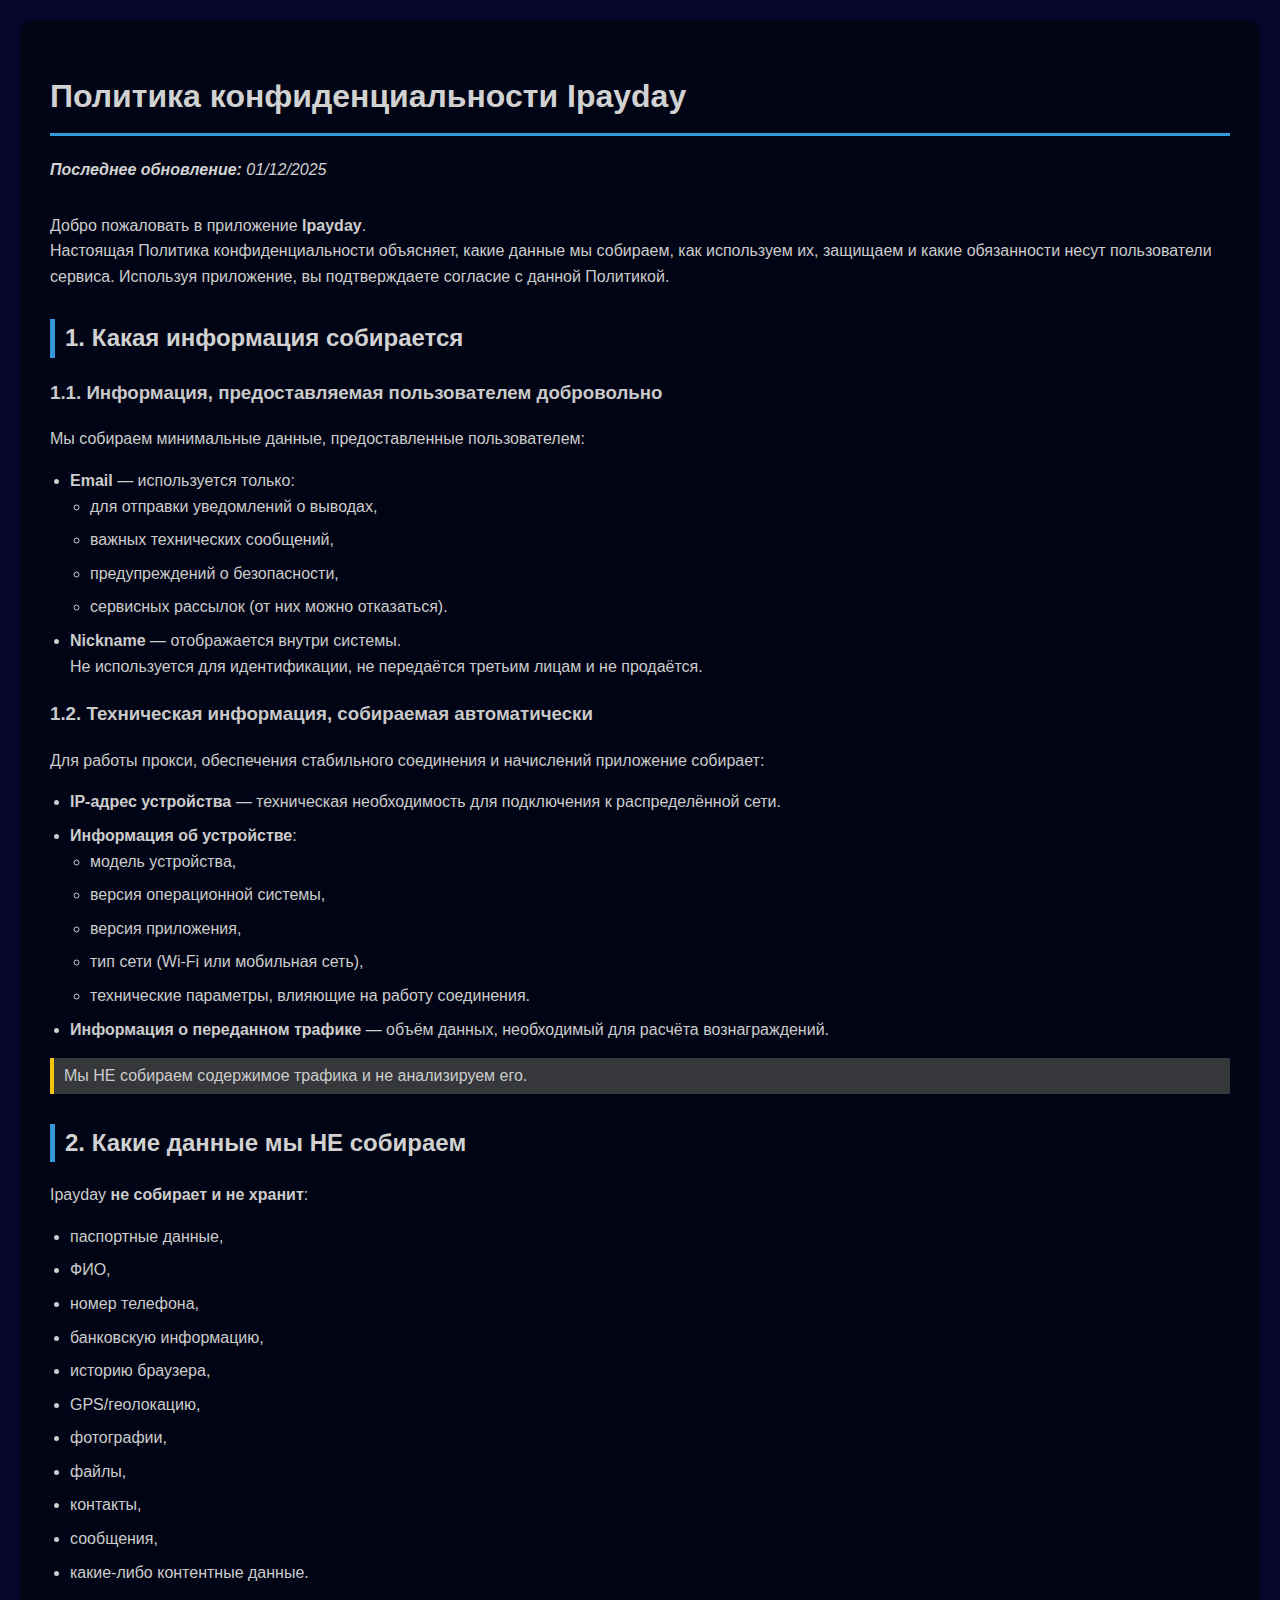
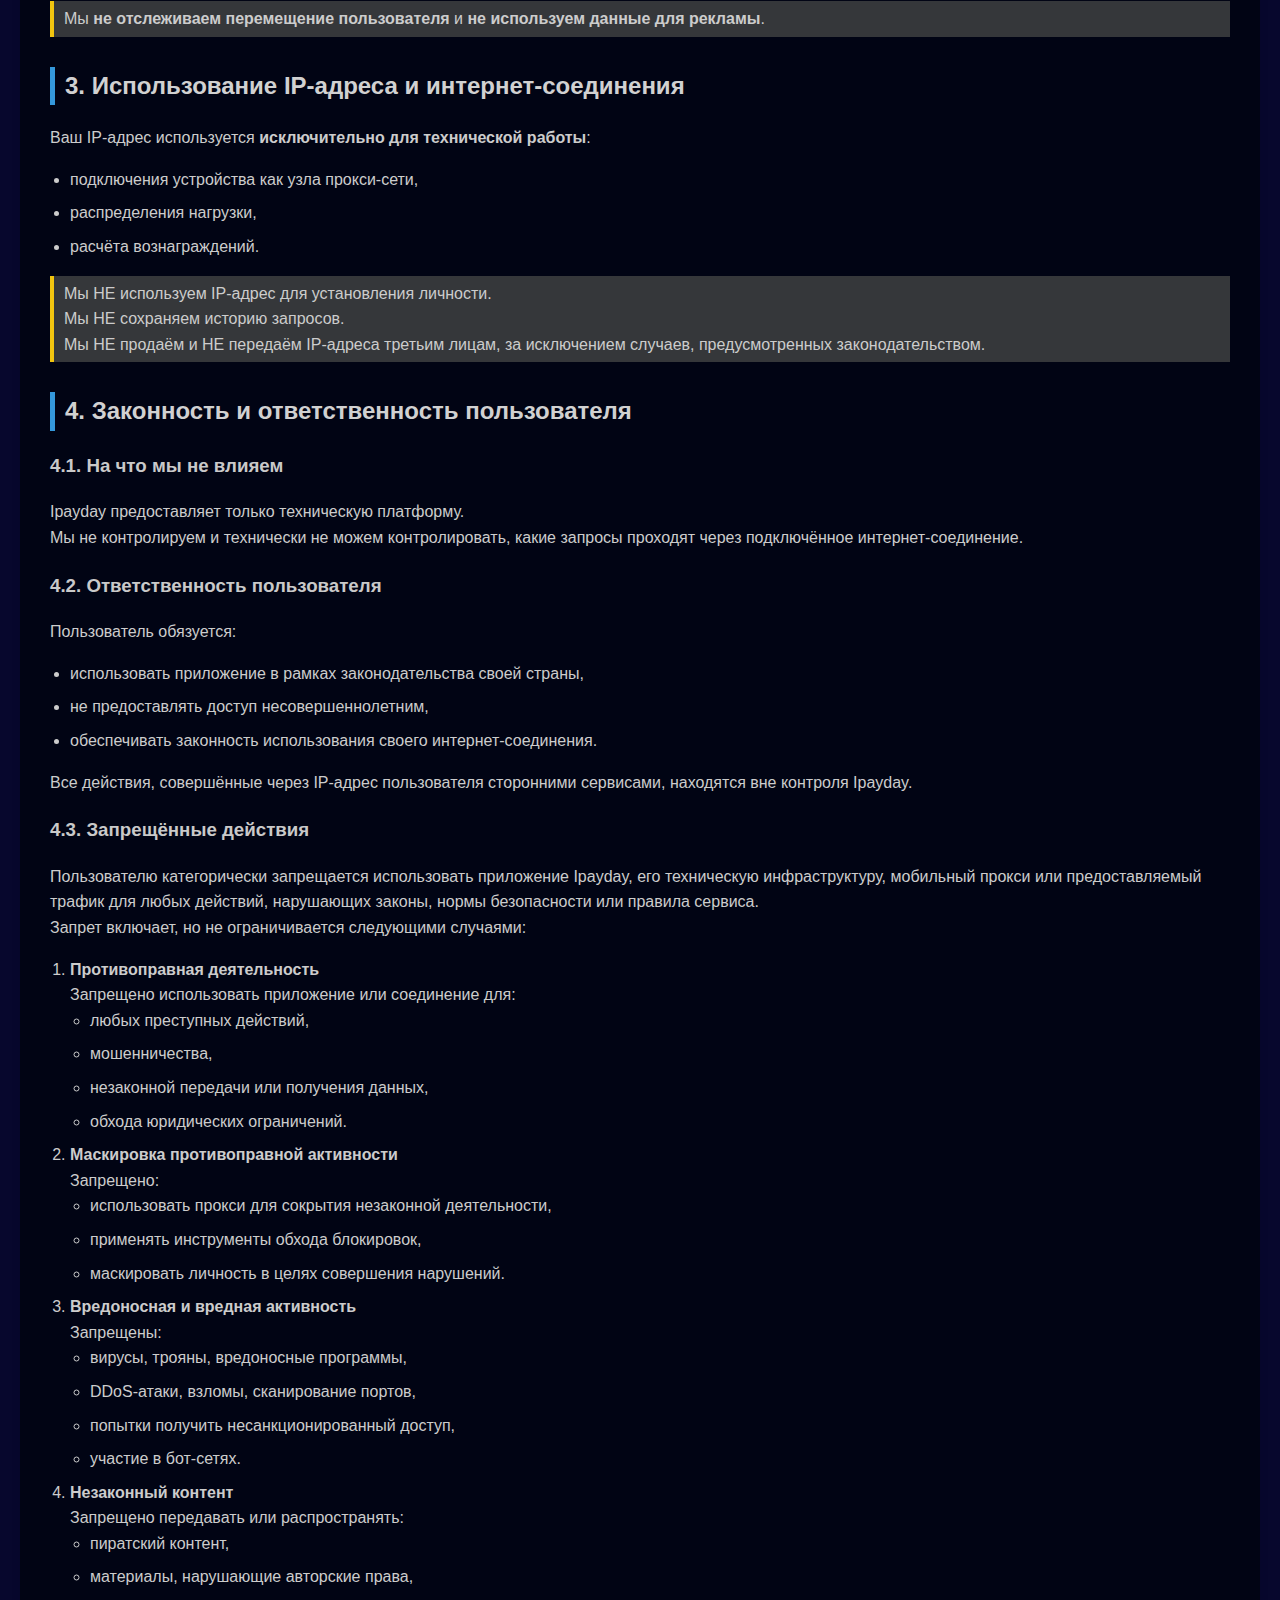
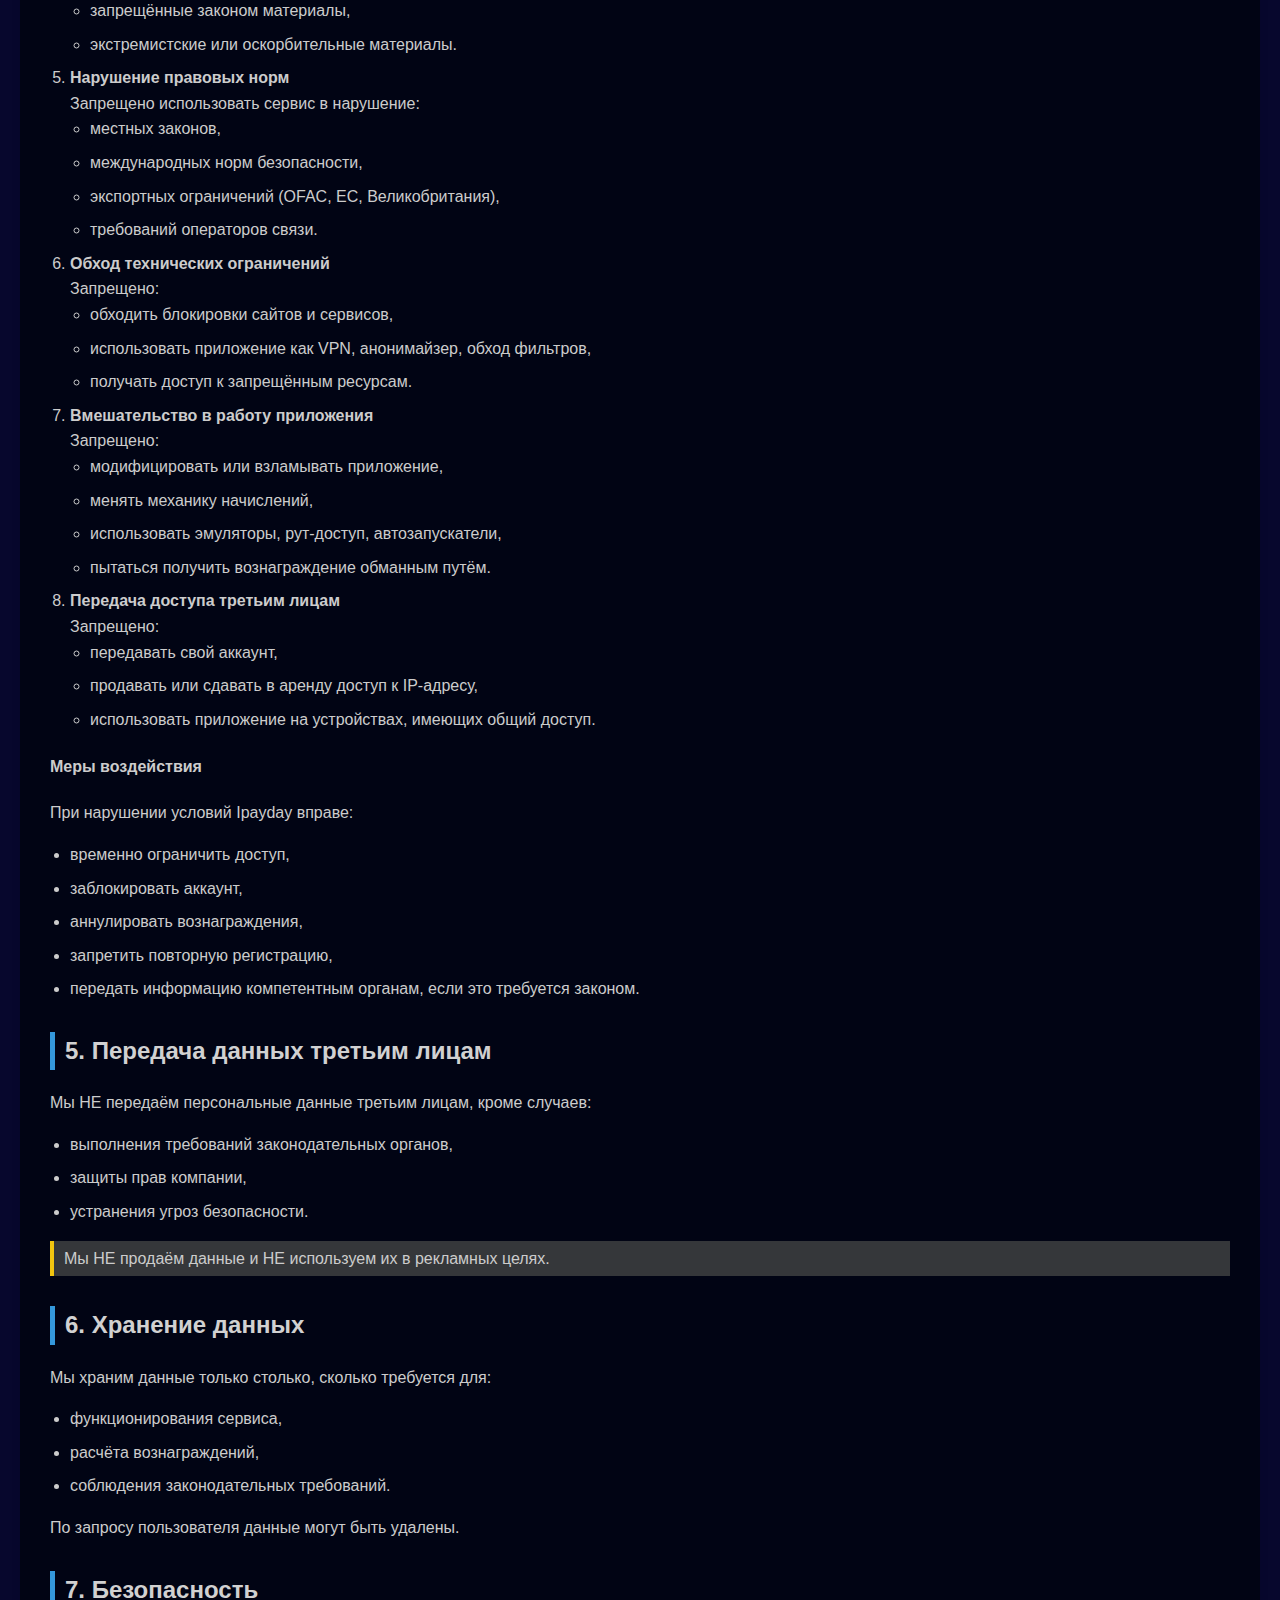
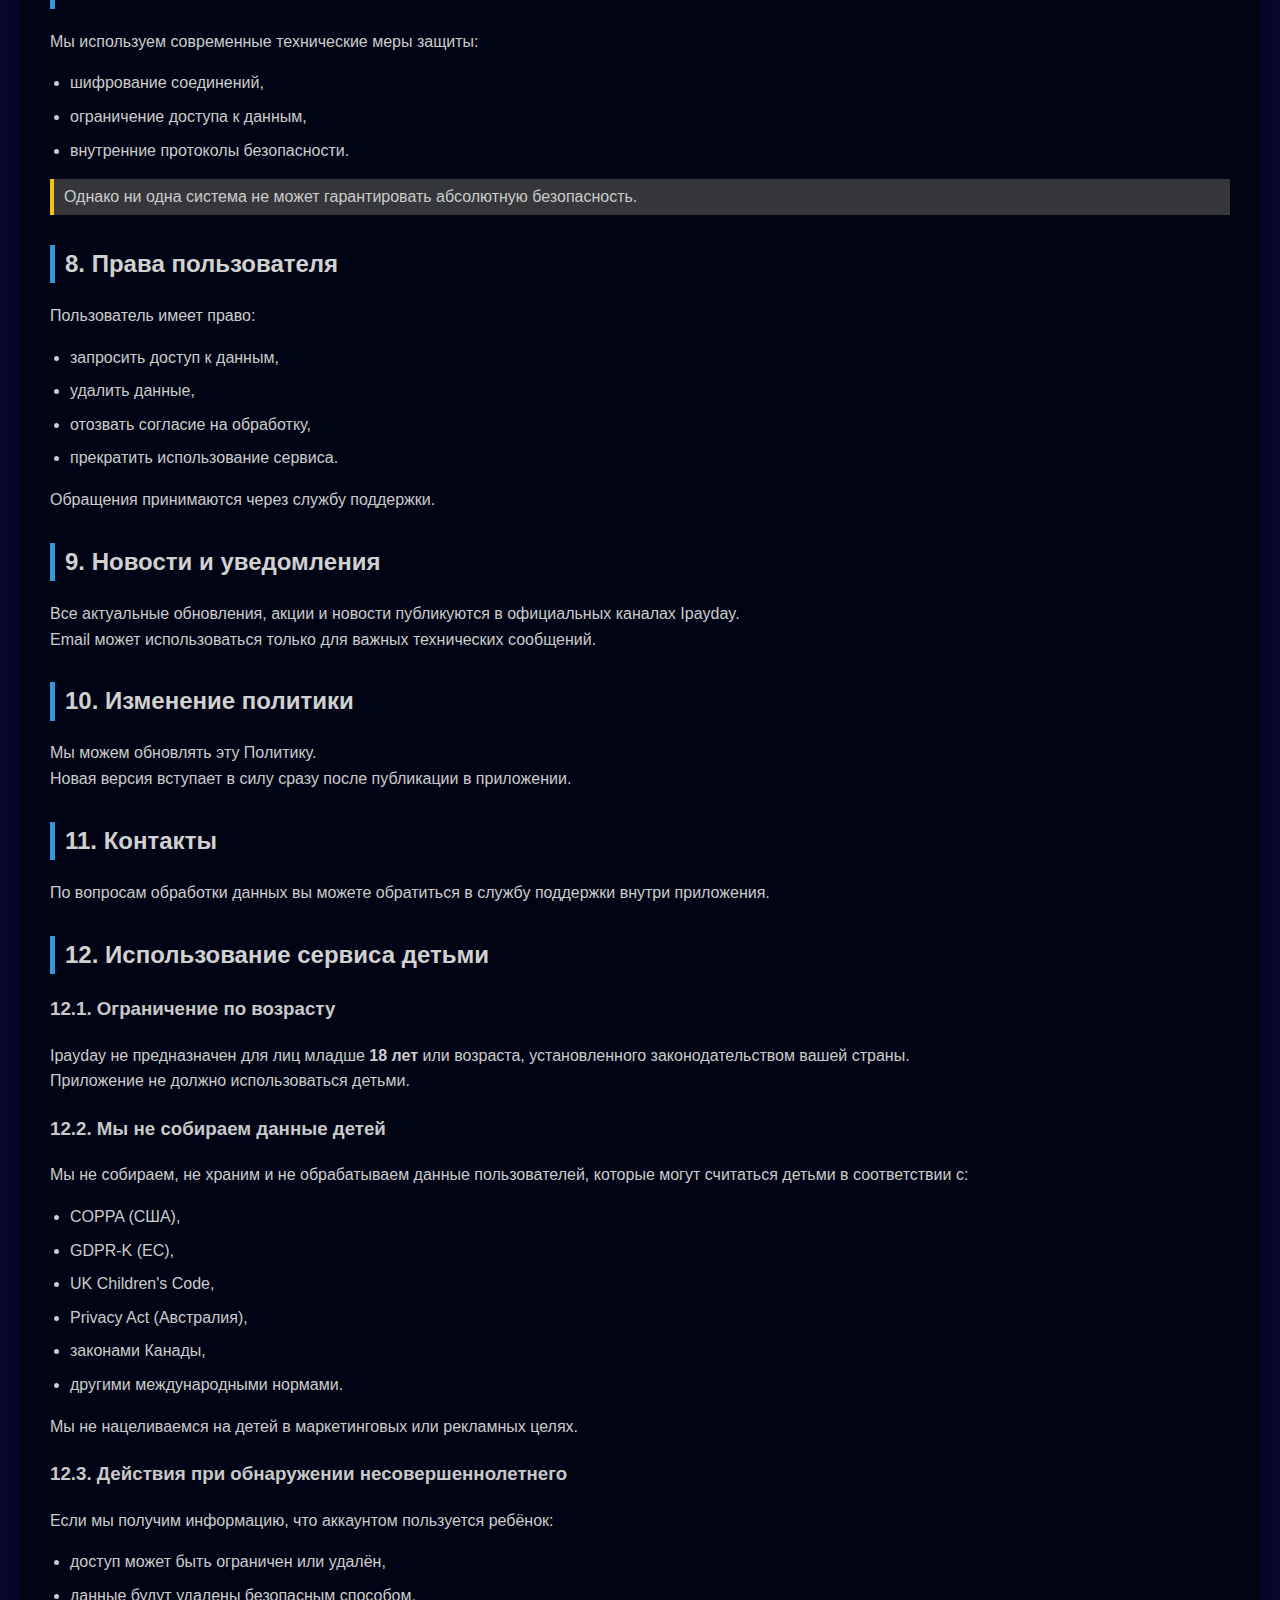
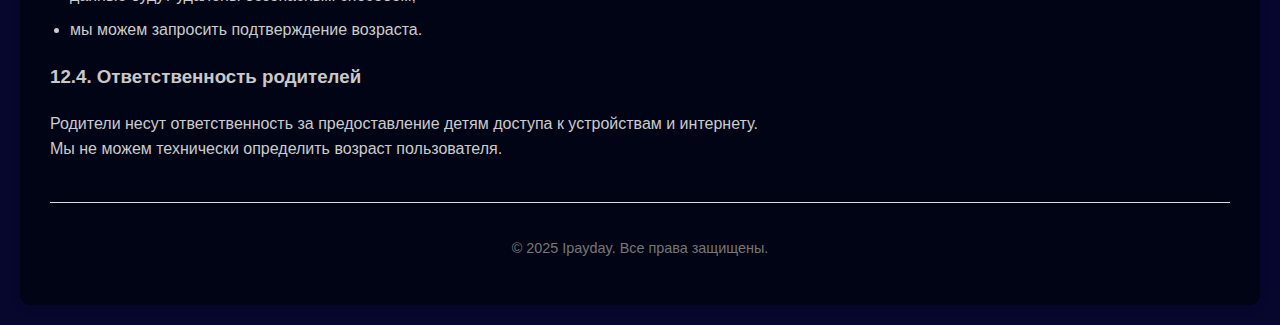
<file: Privacy.html>
<!DOCTYPE html>
<html lang="ru">

<head>
    <meta charset="UTF-8">
    <meta name="viewport" content="width=device-width, initial-scale=1.0">
    <title>Политика конфиденциальности Ipayday</title>
    <style>
        body {
            font-family: 'Segoe UI', Tahoma, Geneva, Verdana, sans-serif;
            line-height: 1.6;
            margin: 0;
            padding: 20px;
            background-color: #07072d;
            color: #cccccc;
        }

        .container {
            max-width: 1300px;
            margin: 0 auto;
            background: rgb(1, 4, 20);
            padding: 30px;
            border-radius: 10px;
            box-shadow: 0 4px 12px rgba(0, 0, 0, 0.05);
        }

        h1,
        h2,
        h3 {
            color: #d1d1d1;
        }

        h1 {
            border-bottom: 3px solid #3498db;
            padding-bottom: 10px;
            font-size: 2em;
        }

        h2 {
            border-left: 5px solid #3498db;
            padding-left: 10px;
            margin-top: 30px;
        }

        h3 {
            color: #c9c9c9;
            margin-top: 20px;
        }

        ul,
        ol {
            padding-left: 20px;
        }

        li {
            margin-bottom: 8px;
        }

        .date {
            color: #d3d3d3;
            font-style: italic;
            margin-bottom: 30px;
        }

        .highlight {
            background-color: #fffacd35;
            padding: 5px 10px;
            border-left: 4px solid #f1c40f;
            margin: 15px 0;
        }

        .note {
            color: #e74c3c;
            font-weight: bold;
        }

        footer {
            margin-top: 40px;
            padding-top: 20px;
            border-top: 1px solid #ddd;
            font-size: 0.9em;
            color: #777;
            text-align: center;
        }

        @media (max-width: 768px) {
            .container {
                padding: 20px;
            }

            h1 {
        font-size: 1.3em;
        line-height: 1.2;
            }
        }
    </style>
</head>

<body>
    <div class="container">
        <h1>Политика конфиденциальности Ipayday</h1>
        <p class="date"><strong>Последнее обновление:</strong> 01/12/2025</p>
        <p>Добро пожаловать в приложение <strong>Ipayday</strong>.<br>
            Настоящая Политика конфиденциальности объясняет, какие данные мы собираем, как используем их, защищаем и
            какие обязанности несут пользователи сервиса. Используя приложение, вы подтверждаете согласие с данной
            Политикой.</p>

        <h2>1. Какая информация собирается</h2>

        <h3>1.1. Информация, предоставляемая пользователем добровольно</h3>
        <p>Мы собираем минимальные данные, предоставленные пользователем:</p>
        <ul>
            <li><strong>Email</strong> — используется только:
                <ul>
                    <li>для отправки уведомлений о выводах,</li>
                    <li>важных технических сообщений,</li>
                    <li>предупреждений о безопасности,</li>
                    <li>сервисных рассылок (от них можно отказаться).</li>
                </ul>
            </li>
            <li><strong>Nickname</strong> — отображается внутри системы.<br>
                Не используется для идентификации, не передаётся третьим лицам и не продаётся.</li>
        </ul>

        <h3>1.2. Техническая информация, собираемая автоматически</h3>
        <p>Для работы прокси, обеспечения стабильного соединения и начислений приложение собирает:</p>
        <ul>
            <li><strong>IP-адрес устройства</strong> — техническая необходимость для подключения к распределённой сети.
            </li>
            <li><strong>Информация об устройстве</strong>:
                <ul>
                    <li>модель устройства,</li>
                    <li>версия операционной системы,</li>
                    <li>версия приложения,</li>
                    <li>тип сети (Wi-Fi или мобильная сеть),</li>
                    <li>технические параметры, влияющие на работу соединения.</li>
                </ul>
            </li>
            <li><strong>Информация о переданном трафике</strong> — объём данных, необходимый для расчёта вознаграждений.
            </li>
        </ul>
        <p class="highlight">Мы НЕ собираем содержимое трафика и не анализируем его.</p>

        <h2>2. Какие данные мы НЕ собираем</h2>
        <p>Ipayday <strong>не собирает и не хранит</strong>:</p>
        <ul>
            <li>паспортные данные,</li>
            <li>ФИО,</li>
            <li>номер телефона,</li>
            <li>банковскую информацию,</li>
            <li>историю браузера,</li>
            <li>GPS/геолокацию,</li>
            <li>фотографии,</li>
            <li>файлы,</li>
            <li>контакты,</li>
            <li>сообщения,</li>
            <li>какие-либо контентные данные.</li>
        </ul>
        <p class="highlight">Мы <strong>не отслеживаем перемещение пользователя</strong> и <strong>не используем данные
                для рекламы</strong>.</p>

        <h2>3. Использование IP-адреса и интернет-соединения</h2>
        <p>Ваш IP-адрес используется <strong>исключительно для технической работы</strong>:</p>
        <ul>
            <li>подключения устройства как узла прокси-сети,</li>
            <li>распределения нагрузки,</li>
            <li>расчёта вознаграждений.</li>
        </ul>
        <p class="highlight">Мы НЕ используем IP-адрес для установления личности.<br>
            Мы НЕ сохраняем историю запросов.<br>
            Мы НЕ продаём и НЕ передаём IP-адреса третьим лицам, за исключением случаев, предусмотренных
            законодательством.</p>

        <h2>4. Законность и ответственность пользователя</h2>

        <h3>4.1. На что мы не влияем</h3>
        <p>Ipayday предоставляет только техническую платформу.<br>
            Мы не контролируем и технически не можем контролировать, какие запросы проходят через подключённое
            интернет-соединение.</p>

        <h3>4.2. Ответственность пользователя</h3>
        <p>Пользователь обязуется:</p>
        <ul>
            <li>использовать приложение в рамках законодательства своей страны,</li>
            <li>не предоставлять доступ несовершеннолетним,</li>
            <li>обеспечивать законность использования своего интернет-соединения.</li>
        </ul>
        <p>Все действия, совершённые через IP-адрес пользователя сторонними сервисами, находятся вне контроля Ipayday.
        </p>

        <h3>4.3. Запрещённые действия</h3>
        <p>Пользователю категорически запрещается использовать приложение Ipayday, его техническую инфраструктуру,
            мобильный прокси или предоставляемый трафик для любых действий, нарушающих законы, нормы безопасности или
            правила сервиса.<br>
            Запрет включает, но не ограничивается следующими случаями:</p>

        <ol>
            <li><strong>Противоправная деятельность</strong><br>
                Запрещено использовать приложение или соединение для:
                <ul>
                    <li>любых преступных действий,</li>
                    <li>мошенничества,</li>
                    <li>незаконной передачи или получения данных,</li>
                    <li>обхода юридических ограничений.</li>
                </ul>
            </li>
            <li><strong>Маскировка противоправной активности</strong><br>
                Запрещено:
                <ul>
                    <li>использовать прокси для сокрытия незаконной деятельности,</li>
                    <li>применять инструменты обхода блокировок,</li>
                    <li>маскировать личность в целях совершения нарушений.</li>
                </ul>
            </li>
            <li><strong>Вредоносная и вредная активность</strong><br>
                Запрещены:
                <ul>
                    <li>вирусы, трояны, вредоносные программы,</li>
                    <li>DDoS-атаки, взломы, сканирование портов,</li>
                    <li>попытки получить несанкционированный доступ,</li>
                    <li>участие в бот-сетях.</li>
                </ul>
            </li>
            <li><strong>Незаконный контент</strong><br>
                Запрещено передавать или распространять:
                <ul>
                    <li>пиратский контент,</li>
                    <li>материалы, нарушающие авторские права,</li>
                    <li>запрещённые законом материалы,</li>
                    <li>экстремистские или оскорбительные материалы.</li>
                </ul>
            </li>
            <li><strong>Нарушение правовых норм</strong><br>
                Запрещено использовать сервис в нарушение:
                <ul>
                    <li>местных законов,</li>
                    <li>международных норм безопасности,</li>
                    <li>экспортных ограничений (OFAC, ЕС, Великобритания),</li>
                    <li>требований операторов связи.</li>
                </ul>
            </li>
            <li><strong>Обход технических ограничений</strong><br>
                Запрещено:
                <ul>
                    <li>обходить блокировки сайтов и сервисов,</li>
                    <li>использовать приложение как VPN, анонимайзер, обход фильтров,</li>
                    <li>получать доступ к запрещённым ресурсам.</li>
                </ul>
            </li>
            <li><strong>Вмешательство в работу приложения</strong><br>
                Запрещено:
                <ul>
                    <li>модифицировать или взламывать приложение,</li>
                    <li>менять механику начислений,</li>
                    <li>использовать эмуляторы, рут-доступ, автозапускатели,</li>
                    <li>пытаться получить вознаграждение обманным путём.</li>
                </ul>
            </li>
            <li><strong>Передача доступа третьим лицам</strong><br>
                Запрещено:
                <ul>
                    <li>передавать свой аккаунт,</li>
                    <li>продавать или сдавать в аренду доступ к IP-адресу,</li>
                    <li>использовать приложение на устройствах, имеющих общий доступ.</li>
                </ul>
            </li>
        </ol>

        <h4>Меры воздействия</h4>
        <p>При нарушении условий Ipayday вправе:</p>
        <ul>
            <li>временно ограничить доступ,</li>
            <li>заблокировать аккаунт,</li>
            <li>аннулировать вознаграждения,</li>
            <li>запретить повторную регистрацию,</li>
            <li>передать информацию компетентным органам, если это требуется законом.</li>
        </ul>

        <h2>5. Передача данных третьим лицам</h2>
        <p>Мы НЕ передаём персональные данные третьим лицам, кроме случаев:</p>
        <ul>
            <li>выполнения требований законодательных органов,</li>
            <li>защиты прав компании,</li>
            <li>устранения угроз безопасности.</li>
        </ul>
        <p class="highlight">Мы НЕ продаём данные и НЕ используем их в рекламных целях.</p>

        <h2>6. Хранение данных</h2>
        <p>Мы храним данные только столько, сколько требуется для:</p>
        <ul>
            <li>функционирования сервиса,</li>
            <li>расчёта вознаграждений,</li>
            <li>соблюдения законодательных требований.</li>
        </ul>
        <p>По запросу пользователя данные могут быть удалены.</p>

        <h2>7. Безопасность</h2>
        <p>Мы используем современные технические меры защиты:</p>
        <ul>
            <li>шифрование соединений,</li>
            <li>ограничение доступа к данным,</li>
            <li>внутренние протоколы безопасности.</li>
        </ul>
        <p class="highlight">Однако ни одна система не может гарантировать абсолютную безопасность.</p>

        <h2>8. Права пользователя</h2>
        <p>Пользователь имеет право:</p>
        <ul>
            <li>запросить доступ к данным,</li>
            <li>удалить данные,</li>
            <li>отозвать согласие на обработку,</li>
            <li>прекратить использование сервиса.</li>
        </ul>
        <p>Обращения принимаются через службу поддержки.</p>

        <h2>9. Новости и уведомления</h2>
        <p>Все актуальные обновления, акции и новости публикуются в официальных каналах Ipayday.<br>
            Email может использоваться только для важных технических сообщений.</p>

        <h2>10. Изменение политики</h2>
        <p>Мы можем обновлять эту Политику.<br>
            Новая версия вступает в силу сразу после публикации в приложении.</p>

        <h2>11. Контакты</h2>
        <p>По вопросам обработки данных вы можете обратиться в службу поддержки внутри приложения.</p>

        <h2>12. Использование сервиса детьми</h2>

        <h3>12.1. Ограничение по возрасту</h3>
        <p>Ipayday не предназначен для лиц младше <strong>18 лет</strong> или возраста, установленного законодательством
            вашей страны.<br>
            Приложение не должно использоваться детьми.</p>

        <h3>12.2. Мы не собираем данные детей</h3>
        <p>Мы не собираем, не храним и не обрабатываем данные пользователей, которые могут считаться детьми в
            соответствии с:</p>
        <ul>
            <li>COPPA (США),</li>
            <li>GDPR-K (ЕС),</li>
            <li>UK Children's Code,</li>
            <li>Privacy Act (Австралия),</li>
            <li>законами Канады,</li>
            <li>другими международными нормами.</li>
        </ul>
        <p>Мы не нацеливаемся на детей в маркетинговых или рекламных целях.</p>

        <h3>12.3. Действия при обнаружении несовершеннолетнего</h3>
        <p>Если мы получим информацию, что аккаунтом пользуется ребёнок:</p>
        <ul>
            <li>доступ может быть ограничен или удалён,</li>
            <li>данные будут удалены безопасным способом,</li>
            <li>мы можем запросить подтверждение возраста.</li>
        </ul>

        <h3>12.4. Ответственность родителей</h3>
        <p>Родители несут ответственность за предоставление детям доступа к устройствам и интернету.<br>
            Мы не можем технически определить возраст пользователя.</p>

        <footer>
            <p>© 2025 Ipayday. Все права защищены.</p>
        </footer>
    </div>
</body>

</html>
</file>
